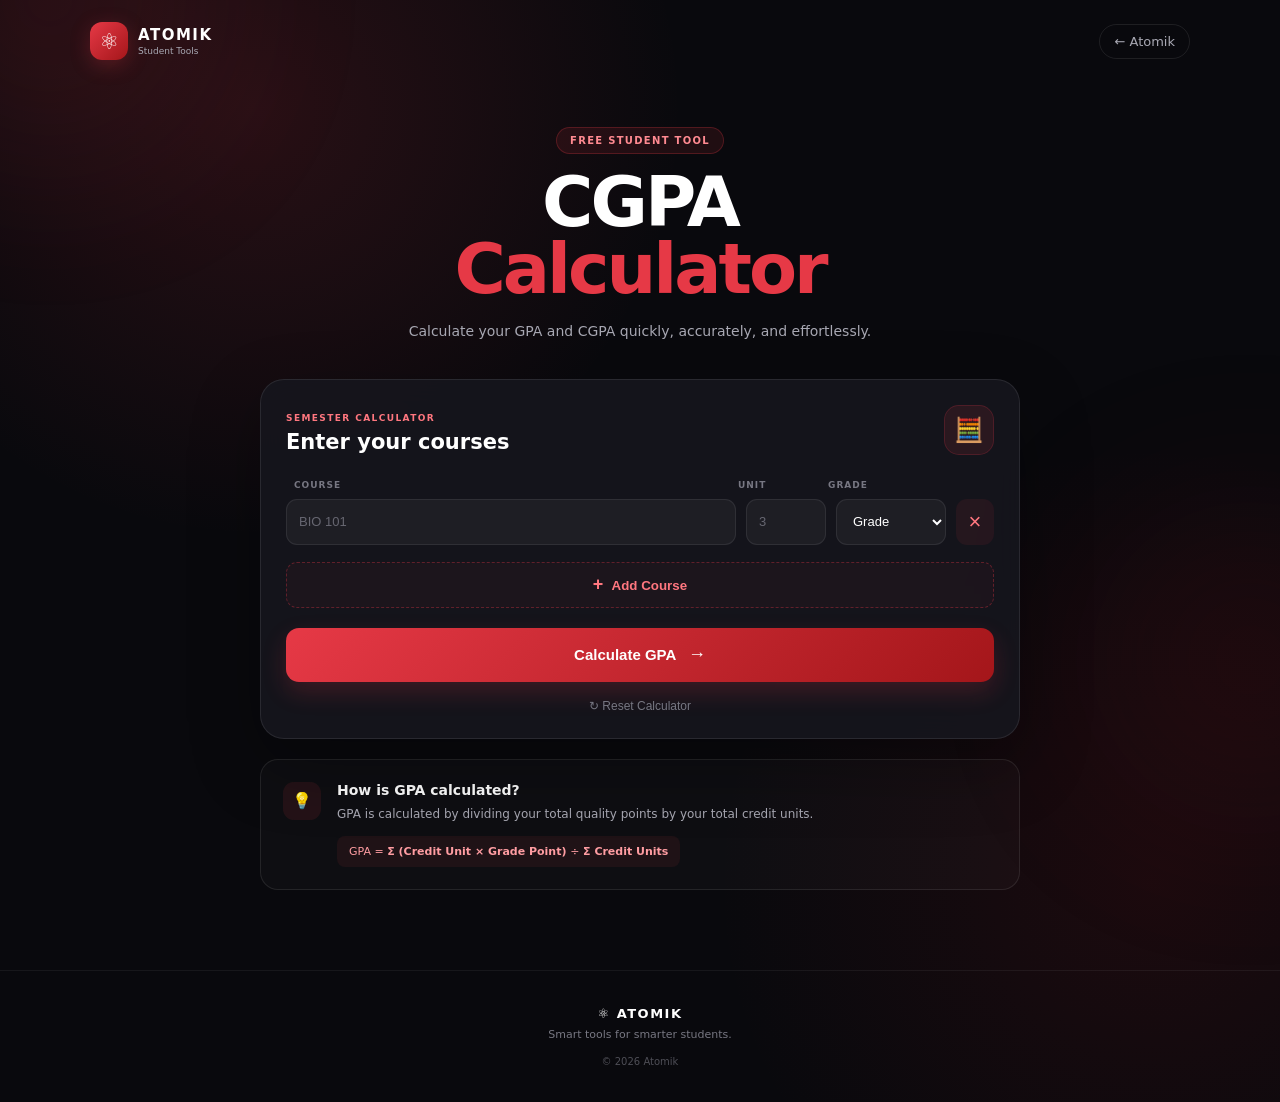
<file: cgpa.html>
<!DOCTYPE html>
<html lang="en">

<head>
    <meta charset="UTF-8">

    <meta
        name="viewport"
        content="width=device-width, initial-scale=1.0"
    >

    <title>Atomik CGPA Calculator</title>

    <link
        rel="stylesheet"
        href="cgpa.css"
    >
</head>


<body>

    <!-- =====================================================
         BACKGROUND EFFECT
         ===================================================== -->

    <div class="background-glow glow-one"></div>
    <div class="background-glow glow-two"></div>


    <!-- =====================================================
         HEADER
         ===================================================== -->

    <header class="cgpa-header">

        <a href="index.html" class="atomik-logo">
            <span class="logo-symbol">⚛</span>

            <span>
                <strong>ATOMIK</strong>
                <small>Student Tools</small>
            </span>
        </a>

        <a
            href="index.html"
            class="back-button"
        >
            ← Atomik
        </a>

    </header>


    <!-- =====================================================
         MAIN
         ===================================================== -->

    <main class="cgpa-main">


        <!-- HERO -->

        <section class="cgpa-hero">

            <div class="hero-badge">
                FREE STUDENT TOOL
            </div>

            <h1>
                CGPA
                <span>Calculator</span>
            </h1>

            <p>
                Calculate your GPA and CGPA quickly,
                accurately, and effortlessly.
            </p>

        </section>



        <!-- =================================================
             CALCULATOR CARD
             ================================================= -->

        <section class="calculator-card">


            <!-- CARD HEADER -->

            <div class="calculator-header">

                <div>
                    <span class="section-label">
                        SEMESTER CALCULATOR
                    </span>

                    <h2>
                        Enter your courses
                    </h2>
                </div>

                <div class="calculator-icon">
                    🧮
                </div>

            </div>



            <!-- =================================================
                 COURSE TABLE
                 ================================================= -->

            <div class="course-container">

                <div class="course-headings">

                    <span>COURSE</span>
                    <span>UNIT</span>
                    <span>GRADE</span>
                    <span></span>

                </div>


                <div id="courseList">

                    <!-- First course -->

                    <div class="course-row">

                        <input
                            type="text"
                            class="course-code"
                            placeholder="BIO 101"
                        >

                        <input
                            type="number"
                            class="credit-unit"
                            placeholder="3"
                            min="1"
                            max="20"
                        >

                        <select class="grade">

                            <option value="">
                                Grade
                            </option>

                            <option value="5">
                                A
                            </option>

                            <option value="4">
                                B
                            </option>

                            <option value="3">
                                C
                            </option>

                            <option value="2">
                                D
                            </option>

                            <option value="1">
                                E
                            </option>

                            <option value="0">
                                F
                            </option>

                        </select>

                        <button
                            type="button"
                            class="remove-course"
                            onclick="removeCourse(this)"
                        >
                            ×
                        </button>

                    </div>

                </div>

            </div>



            <!-- ADD COURSE -->

            <button
                type="button"
                class="add-course-button"
                onclick="addCourse()"
            >
                <span>+</span>
                Add Course
            </button>



            <!-- =================================================
                 CALCULATE
                 ================================================= -->

            <button
                type="button"
                class="calculate-button"
                onclick="calculateGPA()"
            >
                Calculate GPA
                <span>→</span>
            </button>



            <!-- =================================================
                 RESULT
                 ================================================= -->

            <div
                id="resultCard"
                class="result-card hidden"
            >

                <div class="result-title">
                    YOUR RESULT
                </div>

                <div
                    id="gpaValue"
                    class="gpa-value"
                >
                    0.00
                </div>

                <div
                    id="classification"
                    class="classification"
                >
                    —
                </div>


                <div class="result-stats">

                    <div>
                        <span>Total Units</span>
                        <strong id="totalUnits">
                            0
                        </strong>
                    </div>

                    <div>
                        <span>Grade Points</span>
                        <strong id="totalPoints">
                            0
                        </strong>
                    </div>

                </div>

            </div>



            <!-- RESET -->

            <button
                type="button"
                class="reset-button"
                onclick="resetCalculator()"
            >
                ↻ Reset Calculator
            </button>

        </section>



        <!-- =================================================
             CGPA INFO
             ================================================= -->

        <section class="info-card">

            <div class="info-icon">
                💡
            </div>

            <div>

                <h3>
                    How is GPA calculated?
                </h3>

                <p>
                    GPA is calculated by dividing your
                    total quality points by your total
                    credit units.
                </p>

                <div class="formula">
                    GPA =
                    <strong>
                        Σ (Credit Unit × Grade Point)
                    </strong>
                    ÷
                    <strong>
                        Σ Credit Units
                    </strong>
                </div>

            </div>

        </section>


    </main>



    <!-- =====================================================
         FOOTER
         ===================================================== -->

    <footer class="cgpa-footer">

        <div class="footer-logo">
            ⚛ ATOMIK
        </div>

        <p>
            Smart tools for smarter students.
        </p>

        <span>
            © 2026 Atomik
        </span>

    </footer>


    <script src="cgpa.js"></script>

</body>

</html>
</file>
<file: cgpa.css>
/* =========================================================
   ATOMIK CGPA CALCULATOR
   RED THEME
   ========================================================= */


* {
    margin: 0;
    padding: 0;
    box-sizing: border-box;
}


:root {

    --red: #e63946;
    --bright-red: #ff4d5a;
    --dark-red: #a4161a;

    --background: #09090d;
    --card: rgba(22, 22, 30, 0.88);

    --text: #ffffff;
    --muted: #a8a8b3;

    --border: rgba(255, 255, 255, 0.09);

}


body {

    min-height: 100vh;

    font-family:
        Inter,
        system-ui,
        -apple-system,
        BlinkMacSystemFont,
        "Segoe UI",
        sans-serif;

    color: var(--text);

    background:
        radial-gradient(
            circle at 20% 10%,
            rgba(230, 57, 70, 0.14),
            transparent 30%
        ),
        radial-gradient(
            circle at 90% 80%,
            rgba(164, 22, 26, 0.12),
            transparent 30%
        ),
        var(--background);

    overflow-x: hidden;

}


/* =========================================================
   BACKGROUND GLOW
   ========================================================= */

.background-glow {

    position: fixed;

    width: 300px;
    height: 300px;

    border-radius: 50%;

    filter: blur(100px);

    pointer-events: none;

    opacity: 0.12;

    z-index: -1;

}


.glow-one {

    top: -150px;
    left: -100px;

    background: var(--red);

}


.glow-two {

    right: -120px;
    bottom: 10%;

    background: var(--dark-red);

}


/* =========================================================
   HEADER
   ========================================================= */

.cgpa-header {

    width: min(1100px, 92%);

    margin: auto;

    padding: 22px 0;

    display: flex;

    align-items: center;

    justify-content: space-between;

}


.atomik-logo {

    display: flex;

    align-items: center;

    gap: 10px;

    text-decoration: none;

    color: white;

}


.logo-symbol {

    width: 38px;
    height: 38px;

    display: flex;

    align-items: center;
    justify-content: center;

    border-radius: 12px;

    font-size: 22px;

    background:
        linear-gradient(
            135deg,
            var(--red),
            var(--dark-red)
        );

    box-shadow:
        0 5px 20px
        rgba(230, 57, 70, 0.25);

}


.atomik-logo span:last-child {

    display: flex;

    flex-direction: column;

}


.atomik-logo strong {

    font-size: 15px;

    letter-spacing: 1.5px;

}


.atomik-logo small {

    margin-top: 2px;

    color: var(--muted);

    font-size: 9px;

}


.back-button {

    color: var(--muted);

    text-decoration: none;

    font-size: 13px;

    padding: 9px 14px;

    border: 1px solid var(--border);

    border-radius: 20px;

    transition: 0.25s;

}


.back-button:hover {

    color: white;

    border-color: var(--red);

}


/* =========================================================
   MAIN
   ========================================================= */

.cgpa-main {

    width: min(760px, 92%);

    margin: auto;

    padding: 45px 0 80px;

}


/* =========================================================
   HERO
   ========================================================= */

.cgpa-hero {

    text-align: center;

    margin-bottom: 35px;

}


.hero-badge {

    display: inline-block;

    padding: 7px 13px;

    border-radius: 20px;

    color: #ff8a91;

    background:
        rgba(230, 57, 70, 0.10);

    border:
        1px solid
        rgba(230, 57, 70, 0.25);

    font-size: 10px;

    font-weight: 700;

    letter-spacing: 1.3px;

    margin-bottom: 15px;

}


.cgpa-hero h1 {

    font-size: clamp(42px, 10vw, 70px);

    line-height: 0.95;

    letter-spacing: -3px;

}


.cgpa-hero h1 span {

    display: block;

    color: var(--red);

}


.cgpa-hero p {

    max-width: 500px;

    margin: 18px auto 0;

    color: var(--muted);

    line-height: 1.7;

    font-size: 14px;

}


/* =========================================================
   CALCULATOR CARD
   ========================================================= */

.calculator-card {

    padding: 25px;

    background: var(--card);

    border: 1px solid var(--border);

    border-radius: 24px;

    box-shadow:
        0 25px 70px
        rgba(0, 0, 0, 0.3);

    backdrop-filter: blur(15px);

    -webkit-backdrop-filter: blur(15px);

}


.calculator-header {

    display: flex;

    justify-content: space-between;

    align-items: center;

    margin-bottom: 25px;

}


.section-label {

    color: #ff777f;

    font-size: 9px;

    font-weight: 800;

    letter-spacing: 1.4px;

}


.calculator-header h2 {

    margin-top: 5px;

    font-size: 21px;

}


.calculator-icon {

    width: 50px;
    height: 50px;

    display: flex;

    align-items: center;
    justify-content: center;

    border-radius: 15px;

    font-size: 24px;

    background:
        rgba(230, 57, 70, 0.10);

    border:
        1px solid
        rgba(230, 57, 70, 0.2);

}


/* =========================================================
   COURSE HEADINGS
   ========================================================= */

.course-headings {

    display: grid;

    grid-template-columns:
        minmax(120px, 1fr)
        80px
        110px
        38px;

    gap: 10px;

    padding: 0 8px 9px;

    color: #777782;

    font-size: 9px;

    font-weight: 700;

    letter-spacing: 1px;

}


/* =========================================================
   COURSE ROW
   ========================================================= */

.course-row {

    display: grid;

    grid-template-columns:
        minmax(120px, 1fr)
        80px
        110px
        38px;

    gap: 10px;

    margin-bottom: 10px;

    animation: slideIn 0.25s ease;

}


@keyframes slideIn {

    from {

        opacity: 0;

        transform:
            translateY(8px);

    }

    to {

        opacity: 1;

        transform:
            translateY(0);

    }

}


/* =========================================================
   INPUTS
   ========================================================= */

.course-row input,
.course-row select {

    width: 100%;

    min-width: 0;

    height: 46px;

    padding: 0 12px;

    color: white;

    background:
        rgba(255, 255, 255, 0.045);

    border:
        1px solid
        rgba(255, 255, 255, 0.08);

    border-radius: 11px;

    outline: none;

    font-size: 13px;

    transition: 0.2s;

}


.course-row input:focus,
.course-row select:focus {

    border-color: var(--red);

    box-shadow:
        0 0 0 3px
        rgba(230, 57, 70, 0.10);

}


.course-row input::placeholder {

    color: #676771;

}


.course-row select {

    cursor: pointer;

}


.course-row select option {

    background: #17171e;

    color: white;

}


/* =========================================================
   REMOVE COURSE
   ========================================================= */

.remove-course {

    height: 46px;

    border: none;

    border-radius: 11px;

    color: #ff777f;

    background:
        rgba(230, 57, 70, 0.08);

    font-size: 22px;

    cursor: pointer;

    transition: 0.2s;

}


.remove-course:hover {

    color: white;

    background: var(--red);

}


/* =========================================================
   ADD COURSE
   ========================================================= */

.add-course-button {

    width: 100%;

    height: 46px;

    margin-top: 7px;

    border:
        1px dashed
        rgba(230, 57, 70, 0.35);

    border-radius: 11px;

    color: #ff777f;

    background:
        rgba(230, 57, 70, 0.04);

    cursor: pointer;

    font-weight: 600;

    transition: 0.2s;

}


.add-course-button span {

    font-size: 18px;

    margin-right: 5px;

}


.add-course-button:hover {

    background:
        rgba(230, 57, 70, 0.10);

    border-color: var(--red);

}


/* =========================================================
   CALCULATE BUTTON
   ========================================================= */

.calculate-button {

    width: 100%;

    height: 54px;

    margin-top: 20px;

    border: none;

    border-radius: 13px;

    color: white;

    background:
        linear-gradient(
            135deg,
            var(--red),
            var(--dark-red)
        );

    font-size: 15px;

    font-weight: 700;

    cursor: pointer;

    box-shadow:
        0 10px 25px
        rgba(230, 57, 70, 0.20);

    transition:
        transform 0.2s,
        box-shadow 0.2s;

}


.calculate-button span {

    margin-left: 8px;

    font-size: 18px;

}


.calculate-button:hover {

    transform:
        translateY(-2px);

    box-shadow:
        0 14px 30px
        rgba(230, 57, 70, 0.30);

}


/* =========================================================
   RESULT
   ========================================================= */

.result-card {

    margin-top: 20px;

    padding: 25px;

    text-align: center;

    border-radius: 18px;

    background:
        linear-gradient(
            145deg,
            rgba(230, 57, 70, 0.14),
            rgba(255, 255, 255, 0.03)
        );

    border:
        1px solid
        rgba(230, 57, 70, 0.25);

    animation:
        resultAppear 0.4s ease;

}


@keyframes resultAppear {

    from {

        opacity: 0;

        transform:
            scale(0.96);

    }

    to {

        opacity: 1;

        transform:
            scale(1);

    }

}


.result-title {

    color: #ff777f;

    font-size: 9px;

    font-weight: 800;

    letter-spacing: 1.5px;

}


.gpa-value {

    margin-top: 5px;

    font-size: 58px;

    line-height: 1;

    font-weight: 800;

    letter-spacing: -2px;

}


.classification {

    margin-top: 7px;

    color: #ff8b92;

    font-size: 14px;

    font-weight: 600;

}


.result-stats {

    display: flex;

    justify-content: center;

    gap: 50px;

    margin-top: 20px;

}


.result-stats div {

    display: flex;

    flex-direction: column;

    gap: 4px;

}


.result-stats span {

    color: #777782;

    font-size: 10px;

}


.result-stats strong {

    font-size: 16px;

}


/* =========================================================
   RESET
   ========================================================= */

.reset-button {

    display: block;

    margin: 17px auto 0;

    border: none;

    background: transparent;

    color: #777782;

    cursor: pointer;

    font-size: 12px;

}


.reset-button:hover {

    color: #ff777f;

}


/* =========================================================
   INFO CARD
   ========================================================= */

.info-card {

    display: flex;

    gap: 16px;

    margin-top: 20px;

    padding: 22px;

    border:
        1px solid
        var(--border);

    border-radius: 18px;

    background:
        rgba(255, 255, 255, 0.025);

}


.info-icon {

    width: 38px;
    height: 38px;

    flex-shrink: 0;

    display: flex;

    align-items: center;
    justify-content: center;

    border-radius: 11px;

    background:
        rgba(230, 57, 70, 0.10);

}


.info-card h3 {

    font-size: 14px;

}


.info-card p {

    margin-top: 7px;

    color: var(--muted);

    font-size: 12px;

    line-height: 1.6;

}


.formula {

    display: inline-block;

    margin-top: 12px;

    padding: 9px 12px;

    border-radius: 8px;

    color: #ff9da2;

    background:
        rgba(230, 57, 70, 0.07);

    font-size: 11px;

}


/* =========================================================
   FOOTER
   ========================================================= */

.cgpa-footer {

    padding: 35px 20px;

    text-align: center;

    border-top:
        1px solid
        rgba(255, 255, 255, 0.06);

}


.footer-logo {

    font-size: 13px;

    font-weight: 800;

    letter-spacing: 1.5px;

}


.cgpa-footer p {

    margin-top: 7px;

    color: #777782;

    font-size: 11px;

}


.cgpa-footer span {

    display: block;

    margin-top: 15px;

    color: #4e4e56;

    font-size: 10px;

}


/* =========================================================
   HIDDEN
   ========================================================= */

.hidden {

    display: none !important;

}


/* =========================================================
   MOBILE
   ========================================================= */

@media (max-width: 560px) {

    .cgpa-main {

        padding-top: 30px;

    }


    .calculator-card {

        padding: 17px;

        border-radius: 20px;

    }


    .course-headings {

        grid-template-columns:
            minmax(90px, 1fr)
            60px
            82px
            35px;

        gap: 6px;

    }


    .course-row {

        grid-template-columns:
            minmax(90px, 1fr)
            60px
            82px
            35px;

        gap: 6px;

    }


    .course-row input,
    .course-row select,
    .remove-course {

        height: 43px;

    }


    .course-row input,
    .course-row select {

        padding: 0 8px;

        font-size: 12px;

    }


    .remove-course {

        font-size: 19px;

    }


    .result-stats {

        gap: 35px;

    }

}


/* =========================================================
   VERY SMALL PHONES
   ========================================================= */

@media (max-width: 380px) {

    .course-headings {

        grid-template-columns:
            minmax(75px, 1fr)
            52px
            72px
            30px;

    }


    .course-row {

        grid-template-columns:
            minmax(75px, 1fr)
            52px
            72px
            30px;

    }


    .course-row input,
    .course-row select {

        padding: 0 6px;

        font-size: 11px;

    }

}
</file>
